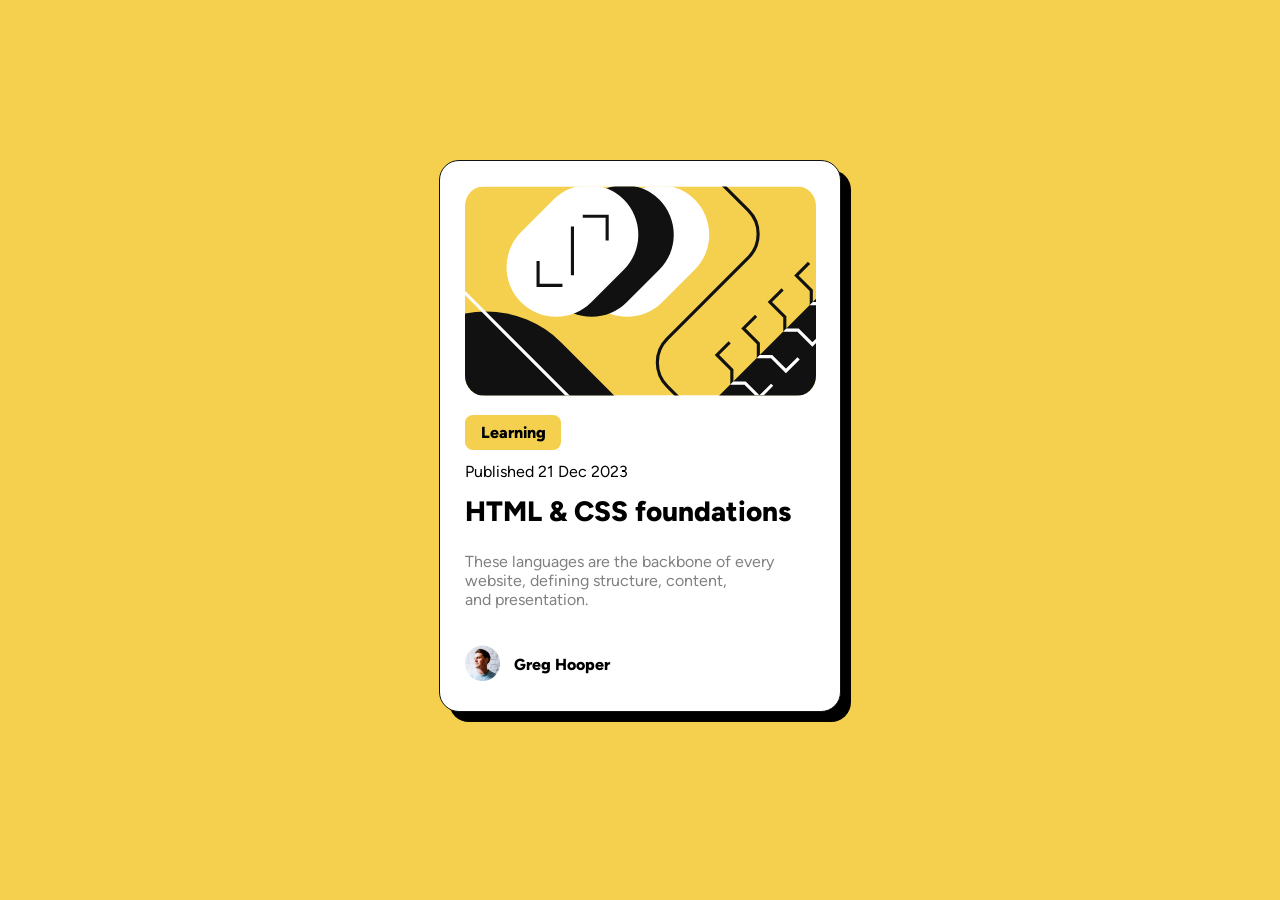
<file: blog preview/index.html>
<!DOCTYPE html>
<html lang="en">
    <head>
        <meta charset="UTF-8">
        <meta name="viewport" content="width=device-width, initial-scale=0.7">
        <title>Document</title>
        <link rel="stylesheet" href="style.css">
    </head>
    <body>
    
        <div class="square">
            
            <img class="img" src="assets/images/illustration-article.svg" alt="ilustration">
            
            <p class="learning">Learning</p>
            
            <p class="date">Published 21 Dec 2023</p>
            
            <a href="https://www.bing.com/search?pglt=675&q=html+css+foundation&cvid=d9fdd30fdcf4437d985a61ccec0deeaa&gs_lcrp=EgZjaHJvbWUyBggAEEUYOTIGCAEQABhAMgYIAhAAGEAyBggDEEUYQNIBCDM4MDVqMGoxqAIAsAIA&FORM=ANNTA1&PC=U531"><h1 class="h1">HTML & CSS foundations</h1></a>
            
            <p class="text">
                These languages are the backbone of every <br>
                website, defining structure, content,<br>
                and presentation.
            </p>

            <img src="assets/images/image-avatar.webp" alt="avatar" class="avatar">
            <p class="name">Greg Hooper</p>
        </div>

    </body>
</html>
</file>
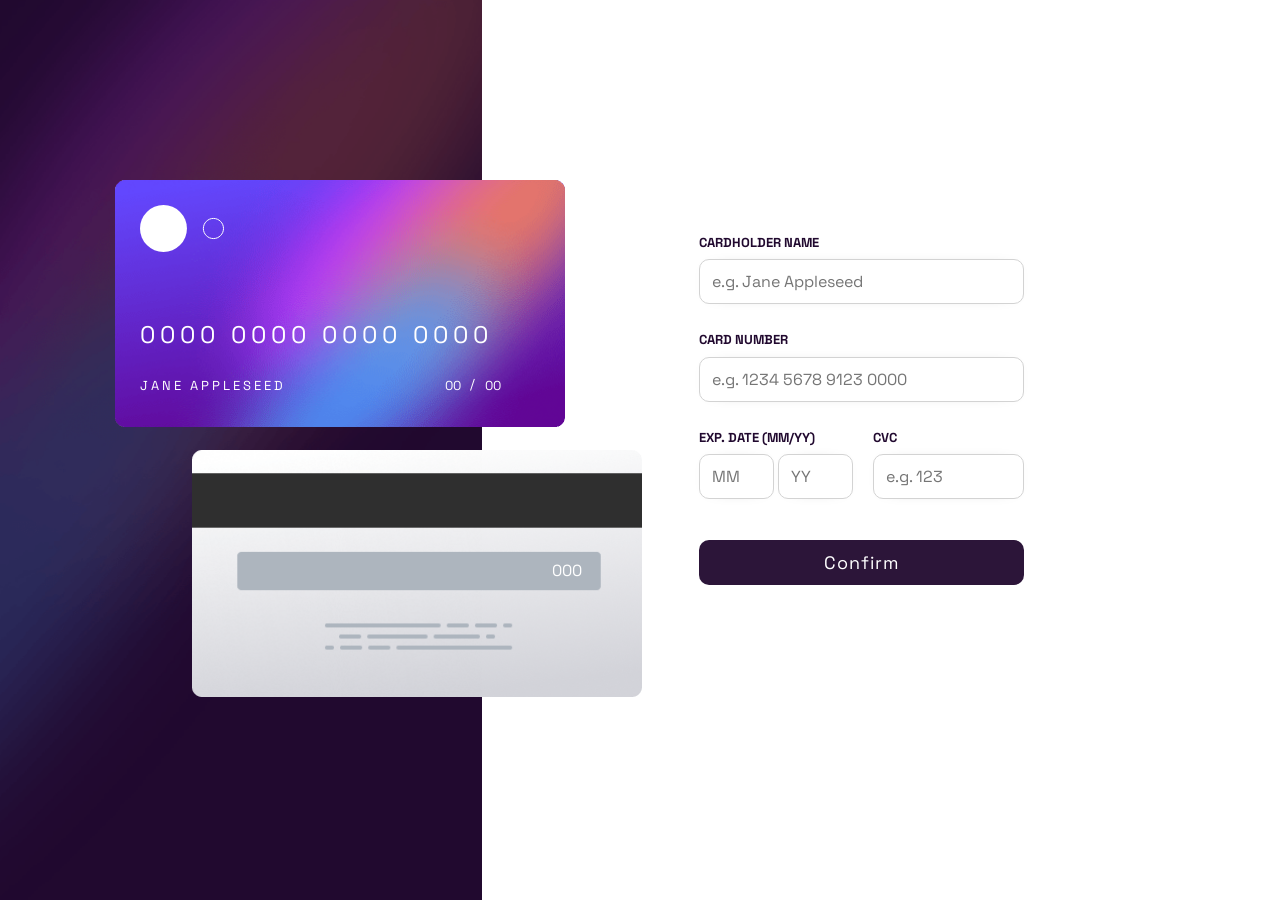
<file: interactive card details form/index.html>
<html lang="en">
<head>
    <meta charset="UTF-8">
    <meta name="viewport" content="width=device-width, initial-scale=1.0">
    <meta http-equiv="X-UA-Compatible" content="ie=edge">
    <link rel="stylesheet" href="style.css">
    

    <title>Card details</title>
</head>
<body>
    
    
    <picture>
        <source media="(min-width: 1070px)" srcset="images/bg-main-desktop.png">
        <img class="sideimg" src="images/bg-main-mobile.png" alt="bg-main-mobile">
    </picture>
    
    <div class="text2">
        <img class="itsdone" src="images/icon-complete.svg">
        <h1 class="THANKYOU">THANK YOU!</h1>
        <p class="THANKYOU2">we'ce added your card details</p>
        <a href="https://www.frontendmentor.io/home"></a><div class= "button">Continue</div></a>
    </div>    
        
    <div class="text">
        <div>
            <h1>CARDHOLDER NAME</h1>
            <input placeholder="e.g. Jane Appleseed" type="text" id="cardname" name="name" class="input">
        </div>
            <br>
        <div>
            <h1>CARD NUMBER</h1>
            <input placeholder="e.g. 1234 5678 9123 0000" type="text" id="cardnumber" name="number" class="input">
        </div> 
        <br>           
        <div class="inline">
            <div>
                <h1>EXP. DATE (MM/YY)</h1>
                <input placeholder="MM" type="text" name="MM" id="MM" class="input">
                <input placeholder="YY" type="text" name="YY" id="YY" class="input">
            </div>    
                <p id="errordate" class="errordate">wrong YY</p>
                <p id="errordate2" class="errordate2">wrong MM</p>
                <p id="errormsgCVC" class="errormsgCVC">invalid CVC</p>
                <p id="errornumber" class="errornumber">wrong number</p>
                <p id="errorname" class="errorname">wrong name</p>
                    
            <div class="right">
                <h1>CVC</h1>
                <input placeholder="e.g. 123" type="text" name="CVC" id="CVC" class="input">
            </div>
        </div>
        <button id="submitButton" class="button">Confirm</button>
    </div>

    
    <div class="cardbackyes">            
        <img src="images/bg-card-back.png" alt="cardback" class="cardback"> 
        <div class="displayCVC" id="displayCVC">000</div>
    </div>


    <div class="cardfrontyes">    
        <img src="images/bg-card-front.png" alt="cardfront" class="cardfront">
        <img class="logo" src="images/card-logo.svg" alt="logo">
        <div class="displayname" id="displayname">JANE APPLESEED</div>
        <div class="displaynumber" id="displaynumber">0000 0000 0000 0000</div>  
        <div class="displaymonth" id="displaymonth">00</div> 
        <div class="slash">/</div>  
        <div class="displayyear" id="displayyear">00</div>    
    </div>


    <script src="javascrypt.js"></script>
</body>
</html>
</file>
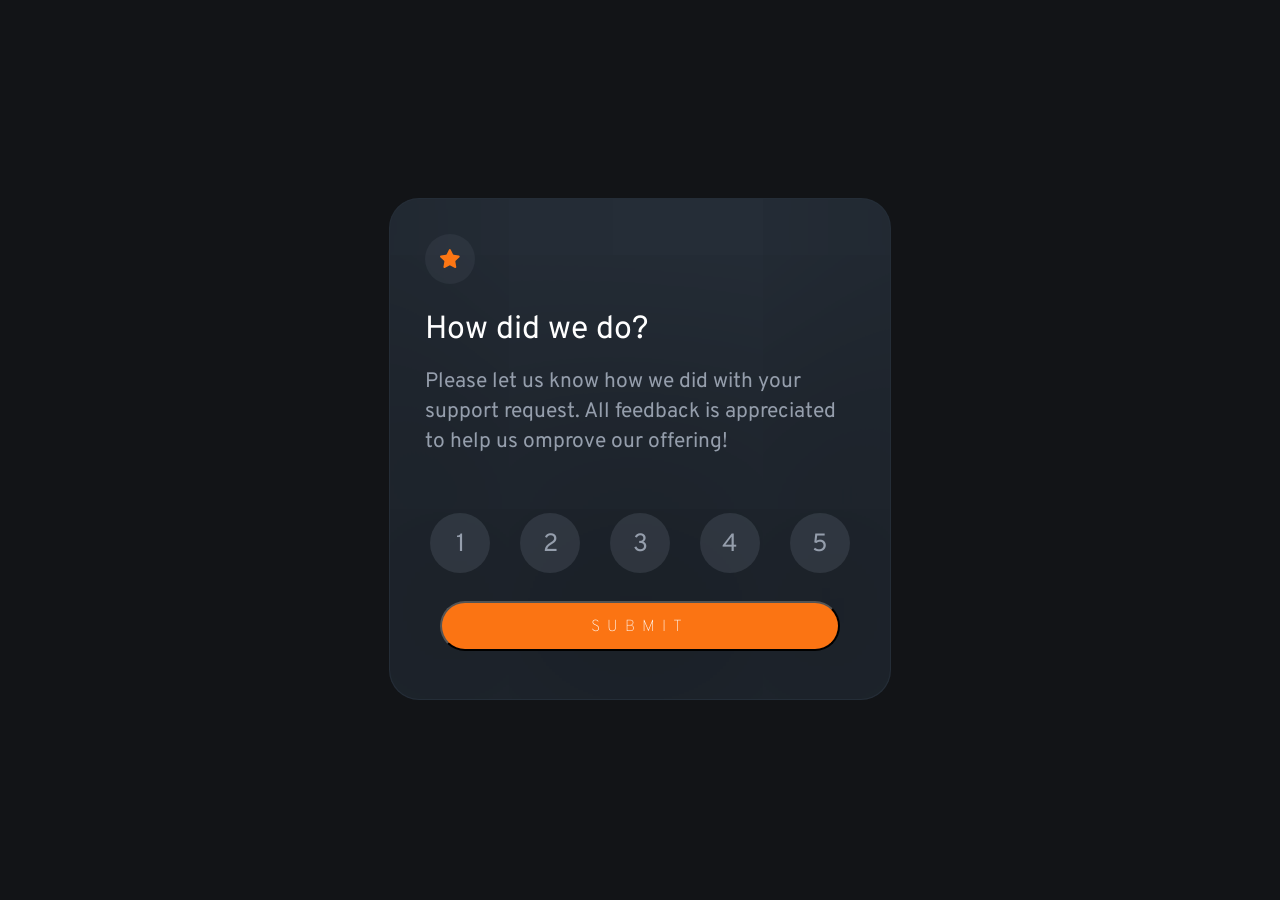
<file: interactive rating ccomponent/index.html>
<!DOCTYPE html>
<html lang="en">
    <head>
        <meta charset="UTF-8">
        <meta name="viewport" content="width=device-width, initial-scale=0.6">
        <title>Rating</title>
        <link rel="stylesheet" href="style.css">
    </head>

    <body>
        <div class="square">
            <div class="round">
                <img src="images/icon-star.svg" alt="" class="star">
            </div>
            <h1> How did we do?</h1>
            <p class="text">
                Please let us know how we did with your <br>
                support request. All feedback is appreciated <br>
                to help us omprove our offering!
            </p>
            <form id="form" action="index2.html" method="POST">
                <label class="container">
                    <input type="radio" name="radio" value="1">
                    <span class="checkmark">1</span>
                </label>
                <label class="container">
                    <input type="radio" name="radio" value="2">
                    <span class="checkmark">2</span>
                </label>
                <label class="container">
                    <input type="radio" name="radio" value="3">
                    <span class="checkmark">3</span>
                </label>
                <label class="container">
                    <input type="radio" name="radio" value="4">
                    <span class="checkmark">4</span>
                </label>
                <label class="container">
                    <input type="radio" name="radio" value="5">
                    <span class="checkmark">5</span>
                </label> 
                <input class="button" type="submit" value="SUBMIT"> 
            </form>

            

            

        </div>
        


        <script src="index.js"></script>
    </body>
</html>
</file>
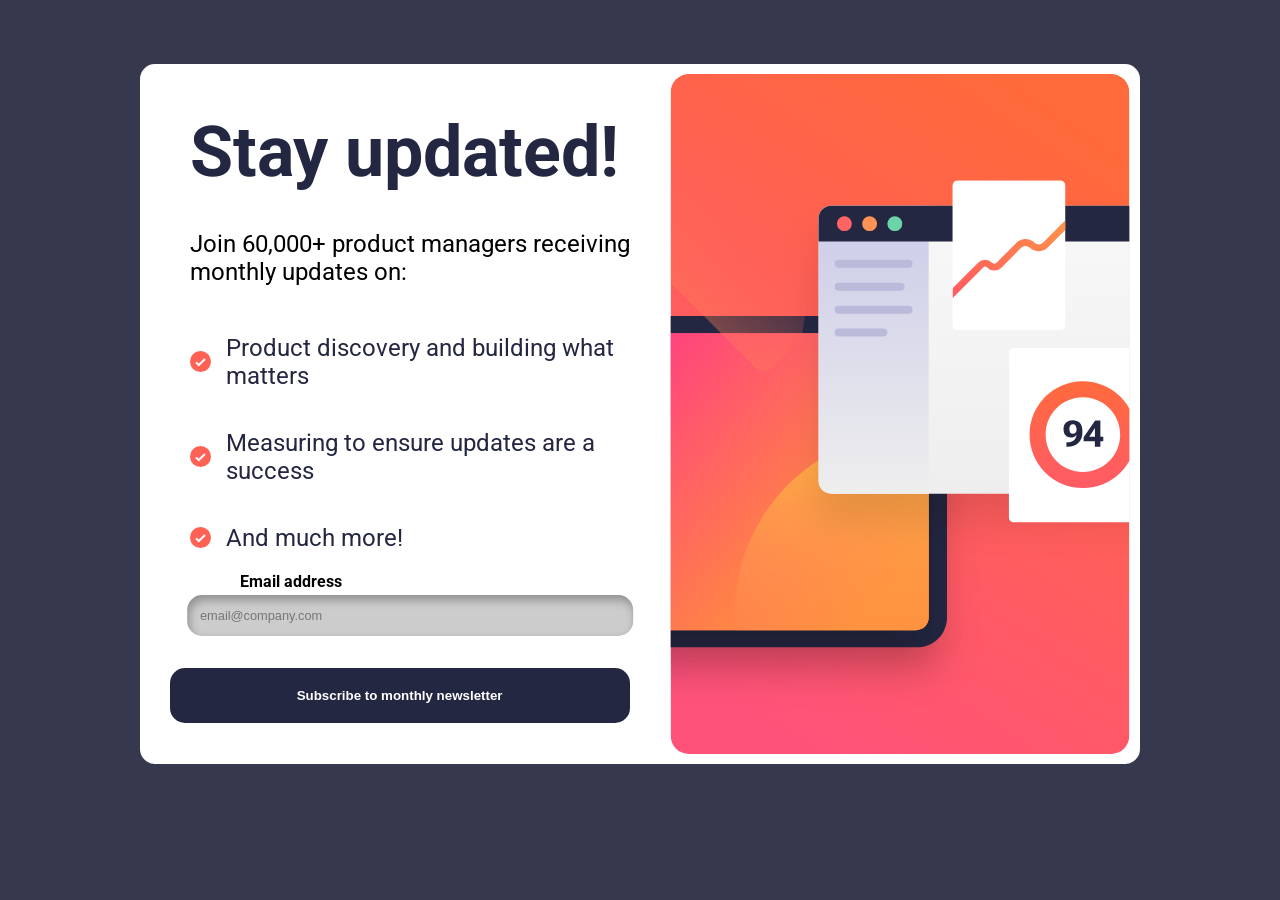
<file: newsletter sign up/index.html>
<!DOCTYPE html>
<html lang="en">
<head>
    <meta charset="UTF-8">
    <meta name="viewport" content="width=device-width, initial-scale=1">
    <title>Join us!</title>
    <link rel="stylesheet" href="style.css">
    <link rel="icon" type="image/x-icon" href="assets/images/glasses.png">
</head>
<body>
    <div class="stuff">
        <picture>
            <source id="pcimg"  media="(min-width: 769px)" srcset="assets/images/illustration-sign-up-desktop.svg">
            <img id="mobileimg" src="assets/images/illustration-sign-up-mobile.svg" alt="illustration-sign-up">        
        </picture>
        <h1>Stay updated!</h1>
        <p class="text">Join 60,000+ product managers receiving <br>
        monthly updates on:</p>
        <div class="block">    
            <div class="inline">
              <img src="assets/images/icon-list.svg" alt="icon-list">
              <p>Product discovery and building what matters</p>
            </div>
            <div class="inline">
              <img src="assets/images/icon-list.svg" alt="icon-list">
              <p>Measuring to ensure updates are a success</p>
            </div>
            <div class="inline">
              <img src="assets/images/icon-list.svg" alt="icon-list">
              <p>And much more!</p>
            </div>
        </div>
        <strong><p class="email">Email address</p></strong>
        <input id="email" type="text" name="email" class="input" placeholder="email@company.com">
        <button id="submit">Subscribe to monthly newsletter</button>
        <p class="error" id="error">Valid email required</p>
    </div>
    <script src="javascrypt.js"></script>
</body>
</html>
</file>
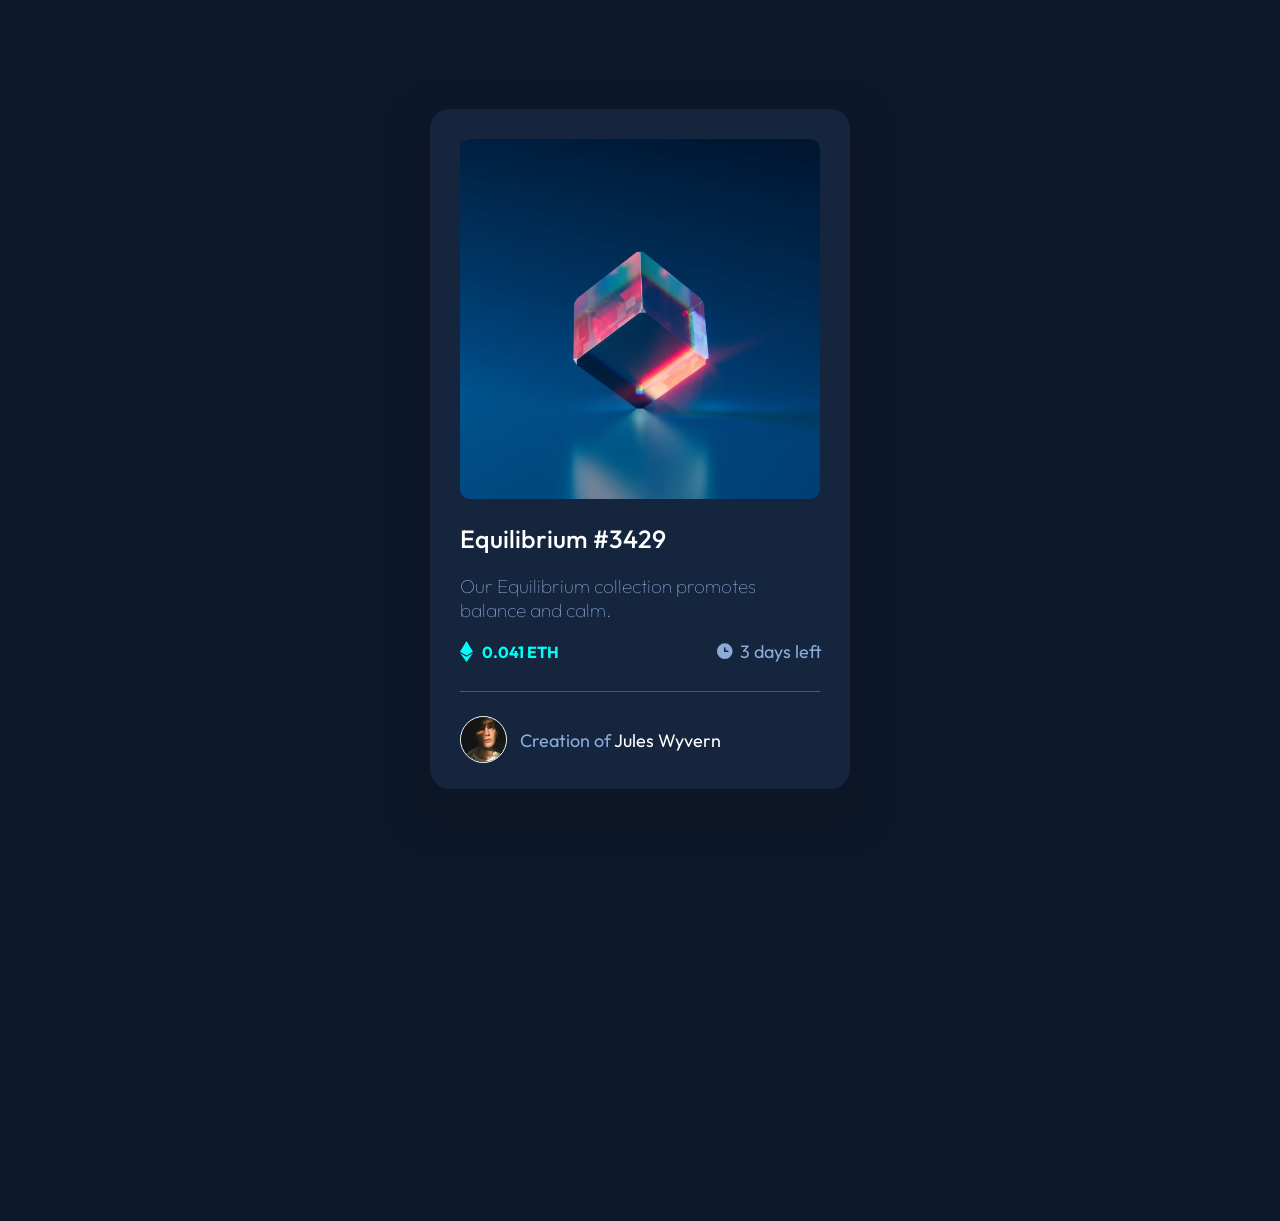
<file: nft preview card/index.html>
<!DOCTYPE html>
<html lang="en">
<head>
    <meta charset="UTF-8">
    <meta name="viewport" content="width=device-width, initial-scale=0.5">
    <link rel="stylesheet" href="style.css">
    <title>Document</title>
</head>
<body>
    <div class="square">
        <img src="images/image-equilibrium.jpg" alt="equilibrium" class="img">      
        <a class="equi" href="https://www.frontendmentor.io/solutions/equilibrium-3429-L31hCF0cSP" target="_blank">Equilibrium #3429</a>       
        <p class="text">
            Our Equilibrium collection promotes<br>
            balance and calm.
        </p>
        <img class="eth" src="images/icon-ethereum.svg" alt="etherum">
        <p class="price">0.041 ETH</p>
        <img src="images/icon-clock.svg" alt="clock" class="clock">
        <p class="days">3 days left</p>
        <div class="line"></div>
        <img src="images/image-avatar.png" alt="avatar" class="avatar">
        <p class="creator">Creation of <a class="name" href="https://www.frontendmentor.io/home" target="_blank">Jules Wyvern</a></p>
        
        <a href="https://www.frontendmentor.io" target="_blank">
            <div  class="overlay">
                <img class="eye" src="images/icon-view.svg" alt="">
            </div>
        </a>

    </div>

</body>
</html>
</file>
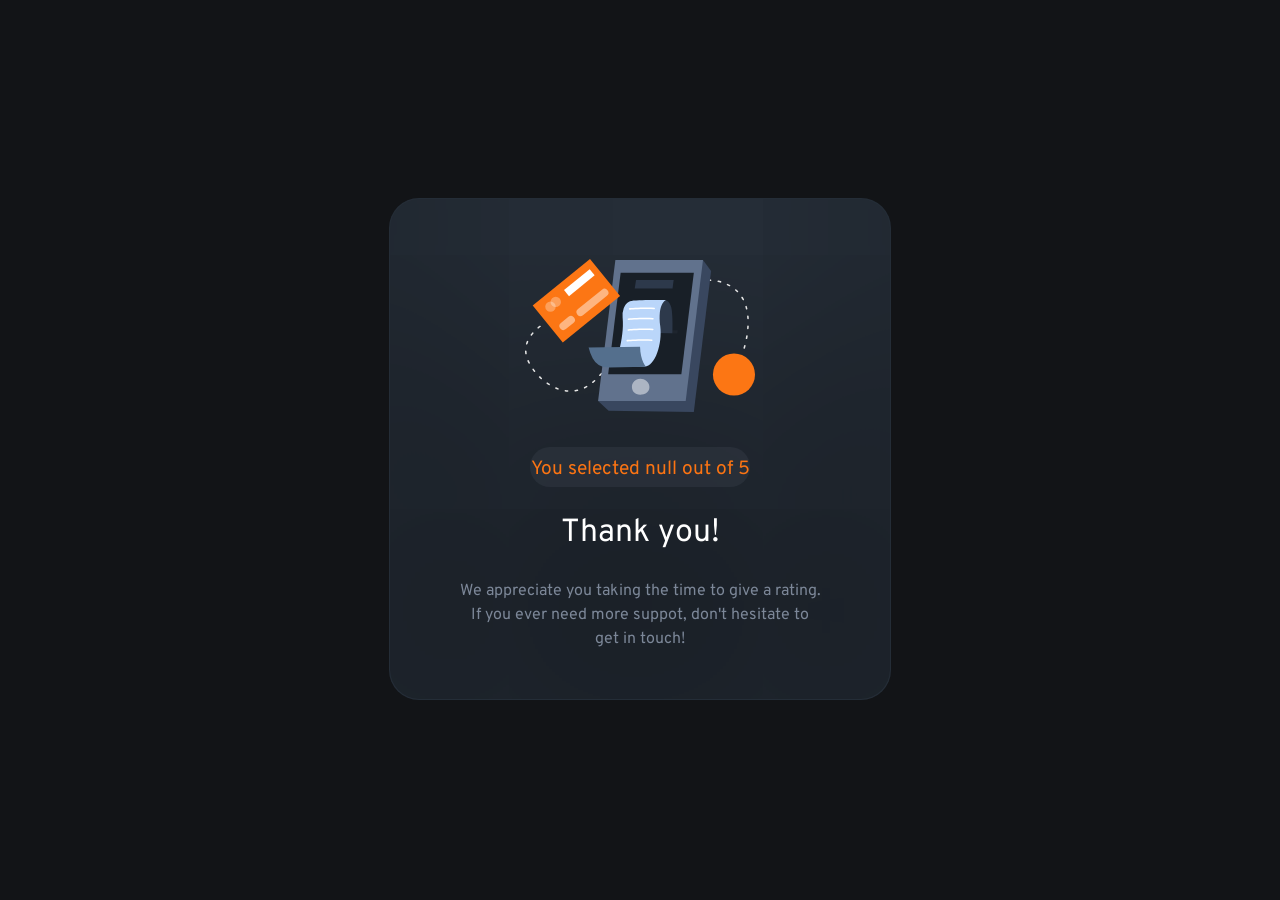
<file: interactive rating ccomponent/index2.html>
<!DOCTYPE html>
<html lang="en">
    <head>
        <meta charset="UTF-8">
        <meta name="viewport" content="width=device-width, initial-scale=0.6">
        <link rel="stylesheet" href="style2.css">
        <title>Thanks</title>
        
    </head>
    <body>
        <div class="square">
            <img src="images/illustration-thank-you.svg" alt="thanks" class="img">

            
            <h1>Thank you!</h1>
            
            <p>
                We appreciate you taking the time to give a rating. <br>
                If you ever need more suppot, don't hesitate to <br>
                get in touch!
            </p>
            <div class="xto5" id="result"></div>
                <script>
                    var selectedValue = localStorage.getItem("selectedValue");
                    document.getElementById("result").textContent = "You selected " + selectedValue + " out of 5";
                </script>
        </div>
    
    
        <script src="index.js"></script>
    </body>
</html>
</file>
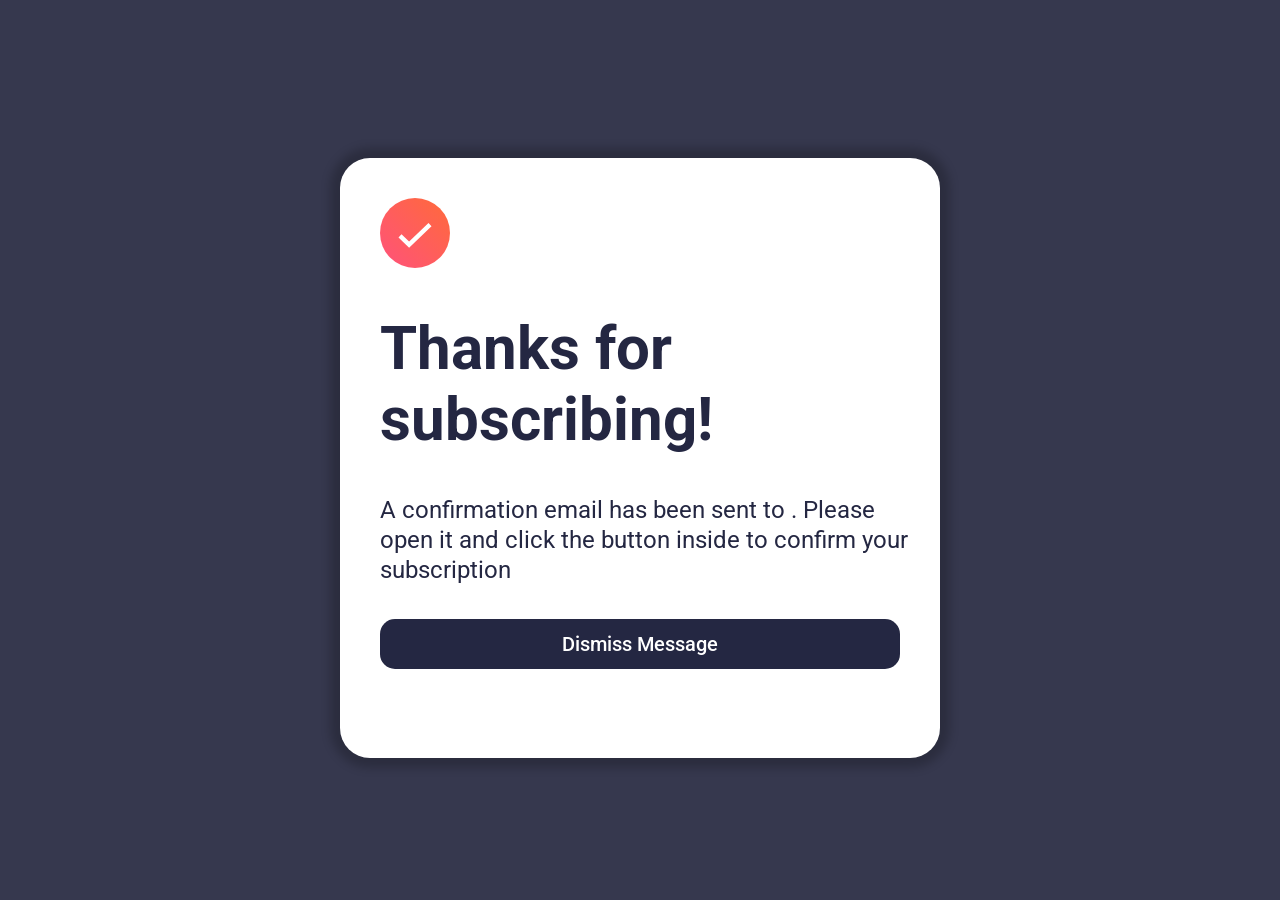
<file: newsletter sign up/thanks.html>
<!DOCTYPE html>
<html lang="en">
<head>
    <meta charset="UTF-8">
    <meta name="viewport" content="width=device-width, initial-scale=1.0">
    <title>Thanks</title>
    <link rel="stylesheet" href="style2.css">
    <link rel="icon" type="image/x-icon" href="assets/images/love.png">
</head>
<body>
    <div>
        <img src="assets/images/icon-success.svg" alt="success">
        <h1>Thanks for subscribing!</h1>
        <p>A confirmation email has been sent to <strong id="displayArea"></strong>. 
            Please open it and click the button inside to confirm your subscription</p>
        <script>
            var userInput = localStorage.getItem("userInput");
            document.getElementById("displayArea").textContent = userInput;
        
        </script>
        <button>Dismiss Message</button>
    </div>
    <script src="javascrypt.js"></script>
</body>
</html>
</file>
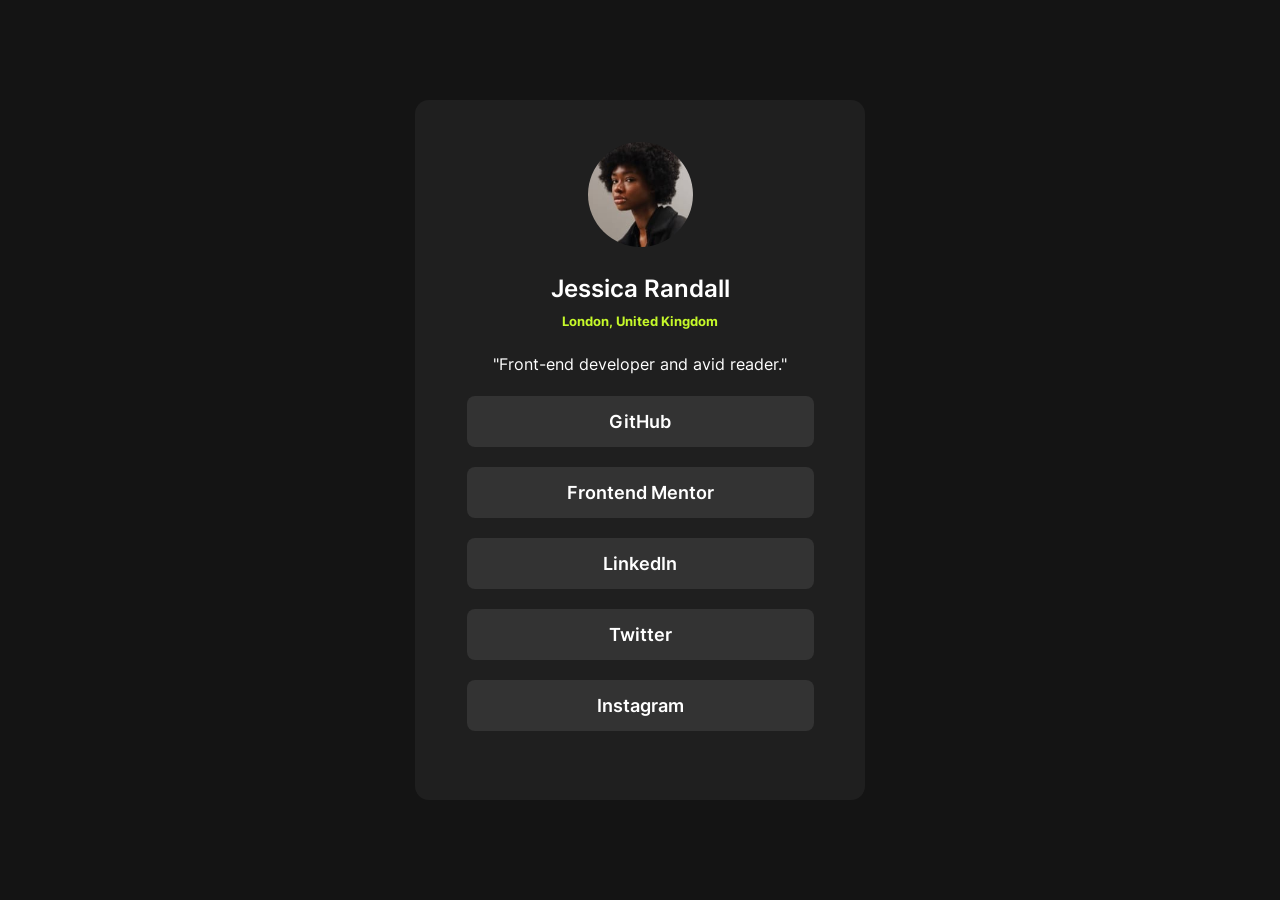
<file: social links/social link.html>
<!DOCTYPE html>
<html lang="en">
    <head>
        <meta charset="UTF-8">
        <meta name="viewport" content="width=device-width, initial-scale=0.6">
        <title>Document</title>
        <link rel="stylesheet" href="style.css">
    </head>
    <body>
        <div class="square">
                <img src="assets/images/avatar-jessica.jpeg" alt="lady">
                <h2>Jessica Randall</h2>              
                <h4>London, United Kingdom</h4>
                <p class="developer">"Front-end developer and avid reader."</p>
                <dl class="list">
                    <a class="text" href="https://github.com/" target="_blank"><dt>GitHub</dt></a>
                    <a class="text" href="https://www.frontendmentor.io/home" target="_blank"><dt>Frontend Mentor</dt></a>
                    <a class="text" href="https://www.linkedin.com/" target="_blank"><dt>LinkedIn</dt></a>
                    <a class="text" href="https://twitter.com/" target="_blank"><dt>Twitter</dt></a>
                    <a class="text" href="https://www.instagram.com/" target="_blank"><dt>Instagram</dt></a>
                </dl>
        </div>

    </body>
</html>
</file>
<file: blog preview/style.css>
@font-face {
    font-family: learning;
    src: url(assets/fonts/static/Figtree-ExtraBold.ttf);
}
@font-face {
    font-family: date;
    src: url(assets/fonts/Figtree-VariableFont_wght.ttf)
}
@font-face {
    font-family: h1;
    src: url(assets/fonts/static/Figtree-ExtraBold.ttf);
}

@font-face {
    font-family: text;
    src: url(assets/fonts/Figtree-VariableFont_wght.ttf);
}

body {
    background-color: hsl(47, 88%, 63%);
    display: flex;
    justify-content: center;
    align-items: center;
    height: 95vh;
}

.square {
    background-color: hsl(0, 0%, 100%);
    border-radius: 20px;
    border-style: solid;
    border-width: 1px;
    border-color: hsl(0, 0%, 7%);
    box-shadow: 10px 10px;
    height: 550px;
    width: 400px;

    justify-content: center;
    display: absolute;


}

.img {
    height: 210px;
    top: 25px;
    left: 25px;
    position: relative;
    border-radius: 20px;
}

.learning {
    position: relative;
    top: 24px;
    left: 25px;

    font-family: learning;
    background-color: hsl(47, 88%, 63%);
    width: 80px;
    border-radius: 8px;
    padding: 8px;
    text-align: center;
}

.date {
    font-family: date;
    position: relative;
    top: 20px;
    left: 25px;
}

a {
    text-decoration: none;
    color: black;
}

.h1 {
    font-family: h1;
    font-size: 28px;
    left: 25px;
    top: 15px;
    position: relative;
    cursor: url(assets/Link.cur), auto;
}

.text {
    position: relative;
    left: 25px;
    top: 20px;
    color: hsl(0, 0%, 50%);
    font-family: text;
}

.avatar {
    position: relative;
    left: 25px;
    top: 40px;
    width: 35px;
    height: auto;
}

.name {
    font-family: h1;
    position: relative;
    left: 74px;
    top: -6px;
}

h1:hover {
 color: hsl(47, 88%, 63%);

}
</file>
<file: interactive card details form/style.css>
@import url('https://fonts.googleapis.com/css2?family=Space+Grotesk:wght@500&display=swap');

/* writing info */
body {
    display: flex;  
    justify-content: center;
    
}


.text {
    position: absolute;
    max-width: 600px;
    bottom: 20%;
    display: block;
 
}

h1 {
    color: hsl(278, 68%, 11%);  
    font-family: 'Space Grotesk', sans-serif;
    font-size: small;

}

.inline {
    display: inline-flex;
    position: absolute;   
}
.inline .input {
    max-width: 75px;
}


.right {
    left: 20px;
    position: relative;
    
}
.inline .right .input {
    max-width: 151px;
}

.input {       
    width: 325px;
    height: 45px;
    padding: 12px;
    border-radius: 10px;
    border: 1.5px solid lightgrey;
    outline: none;
    transition: all 0.3s cubic-bezier(0.19, 1, 0.22, 1);
    box-shadow: 0px 0px 20px -18px;

    font-family: 'Space Grotesk', sans-serif;
    font-size: medium;
     
}
  
.input:hover {
    border: 2px solid hsl(278, 68%, 11%, 0.3);
    box-shadow: 0px 0px 20px -17px;
}
  
.input:active {
    transform: scale(0.95);
}
  
.input:focus {
    border: 2px solid hsl(278, 68%, 11%);
}


.button {
    color: white;
    font-family: 'Space Grotesk', sans-serif;
    font-size: large;
    background-color: hsl(278, 68%, 11%, 0.95);
    text-align: center; 
    width: 325px;
    height: 45px;
    border-radius: 10px;
    line-height: 44px;
    letter-spacing: 1px;
    text-decoration: none;
    position: relative;
    top: 120px;
    border: 0;   
}

.button:hover {
    background-color: hsl(278, 68%, 11%, 0.6);
    transition: 0.1s;
    cursor: pointer;
}
/* writing info  END  */

.itsdone {
    left: 130px;
    top: 0px;
    position: relative;
}
.THANKYOU {
    position: relative;
    left: 100px;
    top: 20px;
    font-size: x-large;
}
.THANKYOU2 {
    font-family: 'Space Grotesk', sans-serif;
    font-size: large;
    color: hsl(279, 6%, 55%);
    position: relative;
    left: 30px;
    top: 60px;
}
.text2 {
    position: absolute;
    max-width: 600px;
    bottom: 20%;
    display: none;

}

/* ERROR TEXT */

.errordate {
    font-family: 'Space Grotesk', sans-serif;
    font-size: x-small;
    color: hsl(0, 100%, 66%);
    display: none;
    position: absolute;
    top: 70px;
    left: 90px;
}
.errordate2 {
    font-family: 'Space Grotesk', sans-serif;
    font-size: x-small;
    color: hsl(0, 100%, 66%);
    display: none;
    position: absolute;
    top: 70px;
    left: 10px;   
}

.errormsgCVC {
    font-family: 'Space Grotesk', sans-serif;
    font-size: x-small;
    color: hsl(0, 100%, 66%);
    display: none;
    position: absolute;
    left: 220px;
    top: 70px;
}

.error-input {
    border-color: hsl(0, 100%, 66%);
  }
.errornumber {
    font-family: 'Space Grotesk', sans-serif;
    font-size: x-small;
    color: hsl(0, 100%, 66%);
    position: absolute;
    display: none;
    top: -25px;
    left: 20px;
}
.errorname {
    font-family: 'Space Grotesk', sans-serif;
    font-size: x-small;
    color: hsl(0, 100%, 66%);
    position: absolute;
    top: -120px;
    left: 20px;
    display: none;
}

/* ERROR TEXT END*/

.sideimg {
    left: 0;
    right: 0;
    top: 0;
    position: absolute;
    height: 250px;
    width: 100%;
   
}


.cardbackyes {
    position: absolute;
    width: 300px;
    right: 6%;
    top: 2%; 
}
.cardback {
    position: absolute;
    width: 300px;
}
.displayCVC {
    color: white;
    font-family: 'Space Grotesk', sans-serif;
    font-size: small;
    position: absolute;
    left: 240px;
    top: 73px;
}

.cardfrontyes {
    position: absolute;
    width: 300px;
    top: 16%;
    right: 18%; 
}
.cardfront {
    position: absolute;
    width: 300px; 
}
.logo {
    position: relative;
    top: 20px;
    left: 20px;
    width: 60px;
}
.displayname {
    color: white;
    font-family: 'Space Grotesk', sans-serif;
    font-size: x-small;
    position: relative;
    left: 20px;
    top: 100px;
    letter-spacing: 2px;
}
.displaynumber {
    color: white;
    position: relative;
    font-family: 'Space Grotesk', sans-serif;
    font-size: large;
    letter-spacing: 3px;
    left: 20px;
    top: 45px;
}
.displaymonth {
    position: absolute;
    color: white;
    font-family: 'Space Grotesk', sans-serif;
    font-size: x-small;
    left: 220px;
    top: 133px;
}
.slash {
    position: absolute;
    font-family: 'Space Grotesk', sans-serif;
    font-size: x-small;
    color: white;
    left: 240px;
    top: 132px;
}
.displayyear {
    position: absolute;
    color: white;
    font-family: 'Space Grotesk', sans-serif;
    font-size: x-small;
    left: 250px;
    top: 133px;
}



@media screen and (min-width: 620px) and (min-height: 820px) {
    


    .cardbackyes {
        position: absolute;
        width: 400px;
        right: 16%;
        top: 10%;
        transition: 0.2s;
    }
    .cardback {
        position: absolute;
        width: 400px;
    }
    .displayCVC {
        font-size: medium;
        left: 320px;
        top: 97px;
        transition: 0.2s;  
    }

    .cardfrontyes {
        position: absolute;
        width: 400px;
        top: 25%;
        right: 28%;
        transition: 0.2s;   
    }
    .cardfront {
        width: 400px; 
    }
    .logo {
        left: 25px;
        top: 25px;
        width: auto;
        transition: 0.2s;
    }
    .displayname {
        font-size: small;
        position: relative;
        left: 25px;
        top: 130px;
        letter-spacing: 3px;
        transition: 0.2s;
    }
    .displaynumber {
        font-size: x-large;
        letter-spacing: 4px;
        left: 25px;
        top: 55px;
        transition: 0.2s;
    }
    .displaymonth {
        font-size: small;
        left: 290px;
        top: 177px;
    }
    .slash {
        font-size: small;
        left: 320px;
        top: 176px;
    }
    .displayyear {
        font-size: small;
        left: 338px;
        top: 177px;
    }



    .text {
        bottom: 20%;
    }
    .text2 {
        bottom: 20%;   
    }
}


@media screen and (min-width: 1070px) {

    body {
        display: flex;  
        align-items: center;
        
    }

    .sideimg {
        position: absolute;    
        bottom: 0;
        top: 0;
        left: 0;
        width: auto;
        height: 100%;
    }

    .text {
        
        position: absolute;
        right: 20%;
        top: 25%;
         
    }
    .text2 {
        position: absolute;
        right: 20%;
        top: 25%;
    }

    .cardbackyes {
        position: absolute;
        width: 450px;
        left: 6%;
        top: 50%;
        transition: 0.2s;
    }
    .cardback {
        position: absolute;
        width: 450px;
    }
    .displayCVC {
        font-size: medium;
        left: 360px;
        top: 110px;
    }
    .logo {
        left: 25px;
        top: 25px;
        width: auto;
        transition: 0.2s;
    }
    .displaynumber {
        font-size: x-large;
        letter-spacing: 4px;
        left: 25px;
        top: 55px;
        transition: 0.2s;
    }
    .cardfrontyes {
        position: absolute;
        width: 450px;
        top: 20%;
        left: 2%;
        transition: 0.2s;   
    }
    .cardfront {
        width: 450px; 
    }
    .displayname {
        left: 25px;
        top: 150px;
    }
    .displaynumber {
        letter-spacing: 5px;
        left: 25px;
        top: 75px;
        transition: 0.2s;  
    }
    .displaymonth {
        left: 330px;
        top: 197px;
    }
    .slash {
        left: 355px;
        top: 195px;
    }
    .displayyear {
        left: 370px;
        top: 197px;
    }
    

}
@media screen and (min-width: 1270px){
    .cardfrontyes {
        left: 9%;  
    }
    .cardbackyes {
        left: 15%;
    }
}

/* desktop styles */
@media screen and (min-width: 1400px){

    .card {
        display: flex;  
        justify-content: center; 
    }

    .cardbackyes {
        position: absolute;
        width: 450px;
        left: 20%;
        top: 50%;
        transition: 0.2s;
    }
    .cardback {
        position: absolute;
        width: 450px;
    }

    .cardfront {
        position: absolute;
        width: 450px; 
    }
    .cardfrontyes {
        position: absolute;
        width: 450px;
        top: 20%;
        left: 14%;
        transition: 0.2s;   
    }

    .cardfront {
        width: 450px; 
    }
}
</file>
<file: interactive rating ccomponent/style.css>
@import url('https://fonts.googleapis.com/css2?family=Overpass&display=swap');

body {
    background-color: hsl(216, 12%, 8%);
    display: flex;
    justify-content: center;
    align-items: center;
    height: 98vh;
    
}

.square {
    width: 500px;
    height: 500px;
    border-radius: 30px;
    background-color: hsl(213, 19%, 18%);
    border: 1px solid hsl(213, 19%, 18%, 0.8);
    box-shadow: rgba(0, 0, 0, 0.3) 10px -300px 400px 0px inset;
}

.star {    
    position: relative;
    width: 20px;    
    left: 15px;
    top: 15px;
}
.round {
    border-radius: 50%;
    background-color: hsl(216, 12%, 54%, 0.1);
    width: 50px;
    height: 50px;
    top: 35px;
    left: 35px;
    position: relative;
}

h1 {
    position: relative;
    left: 35px;
    top: 40px;
    font-family: 'Overpass', sans-serif;
    color: white;
    font-weight: normal;
}

.text {
    color: hsl(217, 12%, 63%);
    position: relative;
    top: 35px;
    left: 35px;
    font-family: 'Overpass', sans-serif;
    font-size: 21px;
    line-height: 30px;
}

.button {
    font-family: 'Overpass', sans-serif;
    font-weight: lighter;
    font-size: medium;
    color: white;
    background-color: hsl(25, 97%, 53%);
    height: 50px;
    width: 400px;
    left: 50px;
    position: relative;
    top: 130px;
    text-align: center;
    line-height: 47px;
    letter-spacing: 7px;
    border-radius: 50px;
}

.button:hover {
    background-color: white;
    color: hsl(25, 97%, 53%);
    cursor: pointer;
}
/** buttons only below **/

.container {
    display: block;
    position: relative;
    padding-left: 90px;
    left: 40px;
    top: 70px;
    cursor: pointer;
    font-size: 25px;
    -webkit-user-select: none;
    -moz-user-select: none;
    -ms-user-select: none;
    user-select: none;
    display: inline;
    color: hsl(217, 12%, 63%);

}

span {
    text-align: center;
    line-height: 65px;
    font-family: 'Overpass', sans-serif;        
}

/* Hide the browser's default radio button */
.container input {
    position: absolute;
    opacity: 0;
    cursor: pointer;
}
  /* Create a custom radio button */
.checkmark {
    position: absolute;
    top: 0;
    left: 0;
    height: 60px;
    width: 60px;
    background-color: hsl(216, 12%, 54%, 0.2);
    border-radius: 50%;
}

  /* On mouse-over */
.container:hover input ~ .checkmark {
    background-color: hsl(217, 12%, 63%);
    color: white;
}

/* When the radio button is selected, add a orange background */
.container input:checked ~ .checkmark {
    background-color: hsl(25, 97%, 53%);
    color: white;
}
</file>
<file: newsletter sign up/style.css>
@import url('https://fonts.googleapis.com/css2?family=Roboto:wght@400;700&display=swap');

.stuff {
    position: absolute;
    left: 0;
    top: 0;
    right: 0;
    font-family: "Roboto", sans-serif;
    max-width: 100%;

}
#mobileimg {
    position: relative;
    width: 100%;
}
h1 {
    position: relative;
    padding-left: 5%;
    font-size: 10vw;
    font-weight: 700;
    color: hsl(234, 29%, 20%);
}
.text {
    position: relative;
    font-weight: 400;
    padding-left: 5%;
    font-size: 4.5vw;
}
.block {
    position: relative;
    display: flex;
    flex-direction: column; /* Align items vertically */
    padding-left: 5%;
    padding-right: 40px;   
    font-weight: 400;
    color: hsl(234, 29%, 20%);
    font-size: 4.5vw;
  }
  
  .inline {
    display: flex;
    align-items: center; /* Center items vertically */
    margin-bottom: -2%;
  }
  
  .inline img {
    margin-right: 15px; /* Add some spacing between image and text */
  }
.email {
    position: relative;
    padding-left: 10%;
    font-size: small;
    top: 10px;
    font-size: 3vw;
}

/* BUTTON */
.input {
    font-size: 3.5vw;
    left:  50%;
    transform: translateX(-50%);  
    width: 80%;
    position: relative;
    border: none;
    outline: none;
    border-radius: 15px;
    padding: 1em;
    background-color: #ccc;
    box-shadow: inset 2px 5px 10px rgba(0,0,0,0.3);
    transition: 300ms ease-in-out;
}
  
  .input:focus {
    background-color: white;   
    box-shadow: 13px 13px 100px #969696,
               -13px -13px 100px #ffffff;
    background: linear-gradient(90deg, rgb(255, 94, 121, 0.4), rgb(255, 67, 99, 0.4), rgb(255, 124, 2, 0.4));
}
button {
    position: relative;
    left:  50%;
    transform: translateX(-50%);  
    top: 20px;
    width: 86%;
    height: 55px;
    border: none;
    background-color: hsl(234, 29%, 20%);
    color: white;
    font-weight: 700;
    border-radius: 15px;
}
button:hover {
    background: linear-gradient(90deg, rgb(255, 94, 121, 0.7), rgb(255, 67, 99, 0.7), rgb(255, 124, 2, 0.7));
    cursor: pointer;
}
/* ERROR*/
.error {
    position: relative;
    top: -125px;
    font-size: small;
    padding-left: 60%;
    color: red;
    display: none;

}
.error-input {
    background-color: hsla(0, 100%, 66%, 0.555);
    border: 1px solid red;

}


  @media screen and (min-width: 425px){
    h1 {
        font-size: 7vw;
    }
    .text {

        font-size: 3.5vw;
    }
    .block {

        font-size: 3.5vw;
      }
      .email {

        font-size: 3vw;
    }
    
    /* BUTTON */
    .input {
        font-size: 3vw;
    }

}


  @media screen and (min-width: 500px){
    #mobileimg {        
        opacity: 0.7;
    }
    h1 {
        top: -200px;
    }
    .text {
        top: -200px;
    }
    .block {
        top: -150px;
      }
      .email {
        top: -120px;
    }
    
    /* BUTTON */
    .input {
        top: -137px;
    }
    button {
        top: -110px;
    }
    .error {
        top: -310px;
        padding-left: 60%;
        font-size: 3vw;
    }
}

@media screen and (min-width: 769px){
    body {
        max-width: max-content;

    }
    #mobileimg {  
        position: fixed;      
        opacity: 1;
        height: 70vw;
        top: 20%;
        padding-left: 20%;

    }
    h1 {
        top: 20vw;
    }
    .text {
        top: 18vw;
        max-width: 45%;
        padding-left: 2%;
    }
    .block {
        top: 15vw;
        max-width: 45%;
        padding-left: 2%;
      }
      .email {
        top: 18vw;
    }
    
    /* BUTTON */
    .input {
        top: 15vw;
    }
    button {
        top: 18vw;
    }
    .error {
        top: -30px;
        padding-left: 60%;
        font-size: 3vw;
    }
}
@media screen and (min-width: 1025px){
    body {
        background-color: hsl(235, 18%, 26%);
        
    }
    .stuff {
        width: 1000px;
        height: 700px;
        border-radius: 15px;
        background-color: white;
        left:  50%;
        transform: translateX(-50%);
        margin-top: 5%;
   
    }

    #mobileimg {  
        position: absolute;      
        opacity: 1;
        height: 680px;
        top: 10px;
        padding-left: 260px;
    }
    h1 {
        position: relative; 
        top: 0px;
        font-size: 70px;
        
    }
    .text {
        top: -10px;
        font-size: 24px;
        max-width: 50%;
        padding-left: 50px;
    }
    .block {
        top: -10px;
        font-size: 24px;
        max-width: 45%;
        padding-left: 50px;
      }
      .email {
        font-size: 16px;
        top: -21px;
    }
    
    /* BUTTON */
    .input {
        position: relative;
        top: -40px;
        width: 420px;
        font-size: 1vw;
        left: 270px;
        
    }
    button {
        position: relative;
        top: 40px;
        width: 460px;
        left:  -190px;
    }
    .error {
        top: -128px;
        padding-left: 35%;
        font-size: 16px;
    }
}
</file>
<file: nft preview card/style.css>
@font-face {
    font-family: equi;
    src: url(Outfit/static/Outfit-Medium.ttf);
}
@font-face {
    font-family: text;
    src: url(Outfit/static/Outfit-Thin.ttf);
}
@font-face {
    font-family: price;
    src: url(Outfit/static/Outfit-Bold.ttf);
}
@font-face {
    font-family: days;
    src: url(Outfit/Outfit-VariableFont_wght.ttf);
}

body {
    background-color: hsl(217, 54%, 11%);
    display: flex;
    justify-content: center;
    align-items: center;
    height: 98vh;
}

.square {
    height: 680px;
    width: 420px;
    background-color: hsl(216, 50%, 16%);
    border-radius: 20px;
    box-shadow: 0px 25px 0px 15px hsla(214, 51%, 9%, 0.363), 0px 20px 0px 50px hsla(215, 57%, 9%, 0.164);

}

.img {
    position: relative;
    width: 360px;
    left: 30px;
    top: 30px;
    border-radius: 10px;
}

.equi {
    position: relative;
    text-decoration: none;
    color: white;
    left: 30px;
    top: 50px;
    font-family: equi;
    font-size: 25px;
}

.text {
    color: hsl(215, 51%, 70%);
    position: relative;
    left: 30px;
    top: 50px;
    font-family: text;
    font-size: 19px;
}

.eth {
    position: relative;
    left: 30px;
    top: 50px;
    width: 13px;
}

.price {
    color: hsl(178, 100%, 50%);
    position: relative;
    left: 52px;
    top: 10px;
    font-family: price;
}

.days {
    color: hsl(215, 51%, 70%);
    font-family: days;
    font-size: 18px;
    position: relative;
    left: 310px;
    top: -70px;
}

.clock {
    position: relative;
    left: 285px;
    width: 20px;
    top: -27px;
}

.line {
    background-color: hsla(215, 52%, 70%, 0.397);
    width: 360px;
    height: 0.1px;
    position: relative;
    left: 30px;
    top: -60px;
}

.avatar {
    position: relative;
    width: 45px;
    left: 30px;
    top: -35px;
    border: 1px solid white;
    border-radius: 40px;
}

.creator {
    position: relative;
    left: 90px;
    top: -91px;
    color: hsl(215, 51%, 70%);
    font-family: days;
    font-size: 18px;
}

.name {
    text-decoration: none;
    color: white;
}

p a:hover {
    color: hsl(178, 100%, 50%);
}


a.equi:hover {
    color: hsl(178, 100%, 50%);
}

.overlay {
    position: relative;
    width: 360px;
    height: 360px;
    border-radius: 10px;
    top: -723px;
    left: 30px;
    opacity: 0;
    transition: .5s ease;
    background-color: hsl(178, 100%, 50%, 0.5);
}

.eye {
    position: absolute;
    left: 160px;
    top: 160px;
}

.square a:hover .overlay {
    opacity: 1;
}
</file>
<file: interactive rating ccomponent/style2.css>
@import url('https://fonts.googleapis.com/css2?family=Overpass&display=swap');

body {
    background-color: hsl(216, 12%, 8%);
    display: flex;
    justify-content: center;
    align-items: center;
    height: 98vh;
    
}

.square {
    position: relative;
    width: 500px;
    height: 500px;
    border-radius: 30px;
    background-color: hsl(213, 19%, 18%);
    border: 1px solid hsl(213, 19%, 18%, 0.8);
    box-shadow: rgba(0, 0, 0, 0.3) 10px -300px 400px 0px inset;
    text-align: center;
}

.img {
    position: relative;
    width: 230px;
    top: 60px;
}

h1 {
    font-family: 'Overpass', sans-serif;
    color: white;
    font-weight: normal;
    position: relative;
    top: 135px;
        
}

p {
    color: hsl(216, 12%, 54%);
    font-family: 'Overpass', sans-serif;
    position: relative;
    top: 140px;
    line-height: 24px;    
}
.xto5 {
    color: hsl(25, 97%, 53%);
    font-family: 'Overpass', sans-serif;
    position: relative;
    font-size: larger;
    top: -80px;
    left: 140px;
    background-color: hsl(216, 12%, 54%, 0.1);
    height: 40px;
    width: 220px;
    border-radius: 50px;
    line-height: 45px;
}
</file>
<file: newsletter sign up/style2.css>
@import url('https://fonts.googleapis.com/css2?family=Roboto:wght@400;700&display=swap');

body {
    display: block;
    padding: 30px;
}
img {
    margin-top: 120px;
    width: 15vw;
}
h1 {
    font-family: "Roboto", sans-serif;
    position: relative;
    font-size: 10vw;
    font-weight: 700;
    color: hsl(234, 29%, 20%);
}
p {
    position: relative;
    font-family: "Roboto", sans-serif;
    color: hsl(234, 29%, 20%);
    line-height: 6vw;
    font-weight: 400;
    font-size: 4.5vw;
}
button {
    position: relative;
    font-family: "Roboto", sans-serif;
    font-weight: 500;
    width: 80vw;
    top: 100px;
    border: none;
    background-color: hsl(234, 29%, 20%);
    color: white;
    height: 50px;
    left: 0;
    border-radius: 15px;
    font-size: 20px;
}
button:hover {
    cursor: pointer;
    background: linear-gradient(90deg, rgb(255, 94, 121, 0.7), rgb(255, 67, 99, 0.7), rgb(255, 124, 2, 0.7));
}

@media screen and (min-width: 769px){
    body {
        background-color: hsl(235, 18%, 26%);
        display: flex;
        justify-content: center;
        align-items: center;
    }
    div {
        margin-top: 10%;
        background-color: white;
        height: 600px;
        width: 600px;
        border-radius: 30px;
        box-shadow: 0px 0px 10px 10px hsla(0, 0%, 0%, 0.205);
    }
    img {
        margin-top: 40px;
        margin-left: 40px;
        width: 70px;
    }
    h1 {
        font-size: 60px;
        margin-left: 40px;
    }
    p {
        line-height: 30px;
        font-size: 24px;
        margin-left: 40px;
        padding-right: 20px;  
    }
    button {
        width: 520px;
        margin-left: 40px;  
        top: 10px;
        left: 0;
    }
}
</file>
<file: social links/style.css>
@font-face {
    font-family: font;
    src: url(assets/fonts/static/Inter-Regular.ttf);
}

@font-face {
    font-family: fontname;
    src: url(assets/fonts/static/Inter-SemiBold.ttf);
}

@font-face {
    font-family: locality;
    src: url(assets/fonts/static/Inter-Bold.ttf);
}

@font-face {
    font-family: list;
    src: url(assets/fonts/static/Inter-SemiBold.ttf);
}
body {
    background-color: hsl(0, 0%, 8%);
}

.square {
    width: 450px;
    height: 700px;
    background-color: hsl(0, 0%, 12%);
    border-radius: 14px;
    margin: auto;
    top: 0;
    bottom: 0;
    left: 0;
    right: 0;
    position: absolute; 
    display: flex;
    justify-content: center;
    
}

img {
    border-radius: 70%;
    position: relative;
    float: none;
    height: 15%;
    width: auto;
    top: 6%;
    display: flex;
    justify-content: center;
}

h2 {
    color: hsl(0, 0%, 100%);
    font-family: fontname;
    font-size: x-large;
    justify-content: center;
    position: inherit;
    top: 22%;
}

h4 {
    top: 28%;
    position: inherit;
    color: hsl(75, 94%, 57%);
    font-family: locality;
    font-size: small;
}

.developer {
    top: 34%;
    position: inherit;
    color: hsl(0, 0%, 100%);
    font-size: medium;
    font-family: font;
}


.list {
    position: inherit;
    top: 40%;
    display: inline-block;
    list-style: none;
    text-align: center;
}

.list dt {
    background-color: hsl(0, 0%, 20%);
    border-radius: 8px;
    padding: 15px 100px;
    margin-bottom: 20px;
    text-align: center;
    transition: background-color 0.3s;
    color: hsl(0, 0%, 100%);
    font-family: list; 
    font-size: large;
}

.text {
    text-decoration: none;
}

.list dt:hover {
    text-decoration: none;
    color: hsl(0, 0%, 8%);
    background-color: hsl(75, 94%, 57%);
}
</file>
